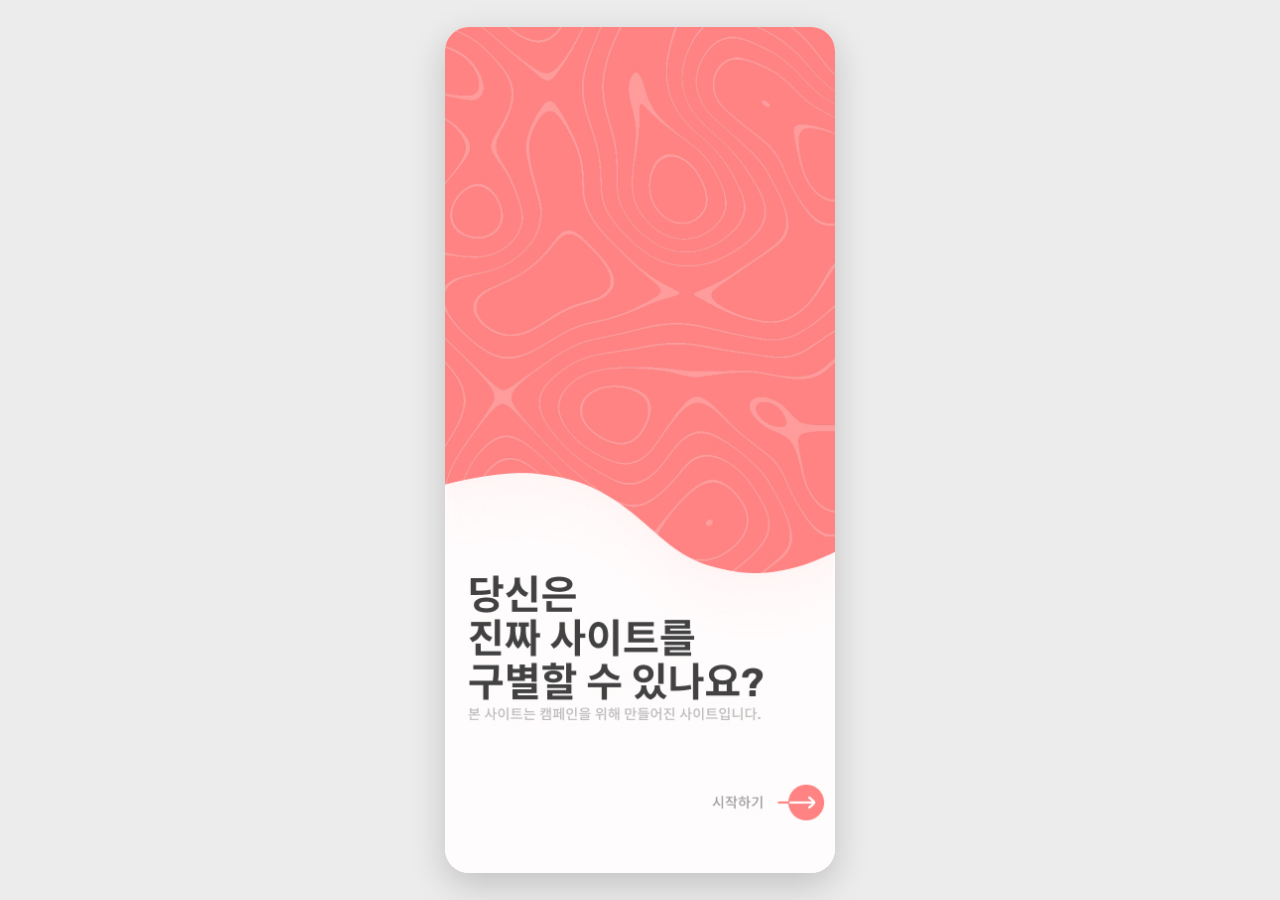
<file: index.html>
<!DOCTYPE html>
<html lang="ko">
<head>
    <meta charset="UTF-8">
    <!-- 모바일 환경에서 화면이 축소되거나 비율이 왜곡되지 않도록 고정하는 메타태그 -->
    <meta name="viewport" content="width=device-width, initial-scale=1.0, maximum-scale=1.0, user-scalable=no">
    <title>Trust by Design - 피싱 구별 캠페인</title>
    <link rel="stylesheet" href="style.css">
</head>
<body>

    <!-- 모바일 프레임 컨테이너 -->
    <div class="phone">

        <!-- 캠페인 화면 이미지 (JS에서 src 변경) -->
        <img id="screen" src="images/home.jpg" alt="피싱 구별 캠페인 화면">

        <!-- [다음 / 시작] 버튼 -->
        <button id="nextBtn" class="interactive-btn"></button>

        <!-- [첫번째] 선택 버튼 -->
        <button id="firstBtn" class="interactive-btn"></button>

        <!-- [두번째] 선택 버튼 -->
        <button id="secondBtn" class="interactive-btn"></button>

    </div>

    <!-- 자바스크립트 연결 -->
    <script src="script.js"></script>
</body>
</html>
</file>
<file: style.css>
/* =========================
   기본 설정
========================= */
* {
    margin: 0;
    padding: 0;
    box-sizing: border-box;
}

html, body {
    width: 100%;
    min-height: 100vh;
    display: flex;
    justify-content: center;
    align-items: center;
    background: #ececec;
    font-family: 'Pretendard', -apple-system, sans-serif;
    -webkit-tap-highlight-color: transparent;
}

/* =========================
   휴대폰 프레임
========================= */
.phone {
    position: relative;
    width: 100%;
    max-width: 390px;
    background: #ffffff;
    overflow: hidden;
    border-radius: 24px;
    box-shadow: 0 12px 35px rgba(0, 0, 0, 0.18);
}

/* 화면 이미지 (클릭 이벤트 방해 금지 처리) */
#screen {
    width: 100%;
    height: auto;
    display: block;
    user-select: none;
    pointer-events: none; /* 클릭을 무시하고 뒤/위의 버튼으로 통과시킴 */
}

/* =========================
   인터랙티브 버튼 (최상단 배치)
========================= */
.interactive-btn {
    position: absolute;
    /* 🛠️ 테스트할 때는 아래 0.3으로 두고 빨간 상자 위치를 보세요! 완료되면 0.0으로 변경 */
    background: rgba(255, 0, 0, 0.0);
    border: none;
    outline: none;
    cursor: pointer;
    z-index: 9999; /* 무조건 이미지보다 위에 오도록 설정 */
    pointer-events: auto; /* 클릭 감지 보장 */
    touch-action: manipulation;
}

.interactive-btn:hover {
    background: rgba(255, 0, 0, 0.0); /* 마우스 올렸을 때 반응 확인용 */
}

/* =========================
   모바일 최적화
========================= */
@media screen and (max-width: 500px) {
    body {
        background: #ffffff;
    }

    .phone {
        max-width: 100vw;
        border-radius: 0;
        box-shadow: none;
    }
}
</file>
